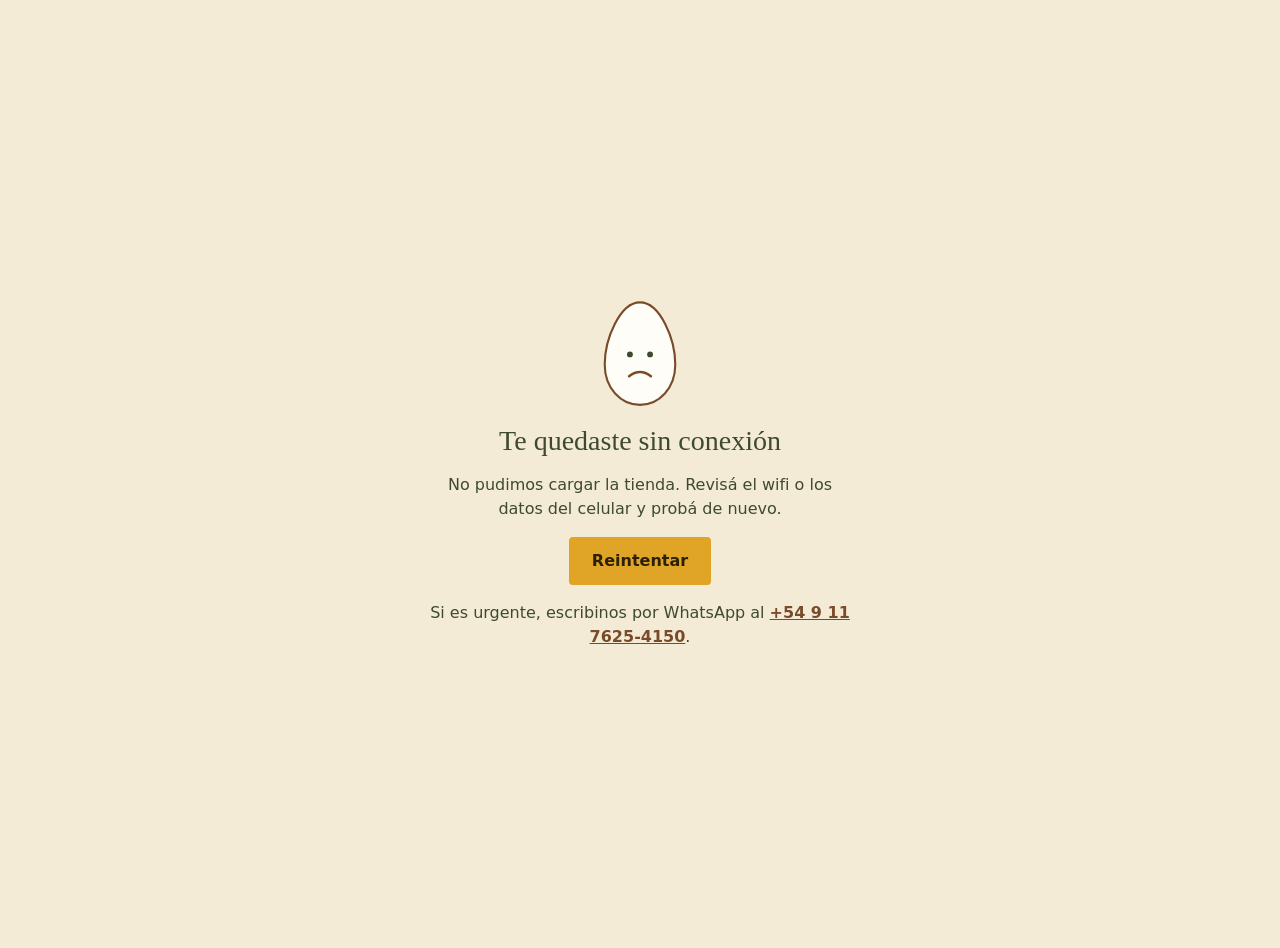
<file: offline.html>
<!doctype html>
<html lang="es-AR">
  <head>
    <meta charset="utf-8" />
    <meta name="viewport" content="width=device-width, initial-scale=1, viewport-fit=cover" />
    <meta name="theme-color" content="#f4ebd6" />
    <meta name="robots" content="noindex" />
    <title>Sin conexión · La Pastoril</title>
    <link rel="icon" type="image/svg+xml" href="favicon.svg" />
    <style>
      body { margin: 0; min-height: 100dvh; display: grid; place-items: center; padding: 1.5rem; background: #f4ebd6; color: #3e4a30; font-family: "Karla", system-ui, sans-serif; line-height: 1.5; text-align: center; }
      main { display: grid; gap: 1rem; justify-items: center; max-width: 420px; }
      svg { width: 84px; height: auto; }
      h1 { margin: 0; font-family: "Arbutus Slab", Georgia, serif; font-size: 1.75rem; font-weight: 400; line-height: 1.15; }
      p { margin: 0; }
      .btn { display: inline-flex; align-items: center; justify-content: center; min-height: 48px; padding: .7rem 1.4rem; border: 0; border-radius: 4px; background: #e0a526; color: #2b2000; font: inherit; font-weight: 700; text-decoration: none; cursor: pointer; }
      .link { color: #7a4b2a; font-weight: 700; }
    </style>
  </head>
  <body>
    <main>
      <svg viewBox="0 0 100 130" aria-hidden="true"><path d="M50 4C26 4 8 48 8 78c0 28 19 48 42 48s42-20 42-48C92 48 74 4 50 4Z" fill="#fffdf7" stroke="#7a4b2a" stroke-width="2.5" /><path d="M37 92q13-10 26 0" fill="none" stroke="#7a4b2a" stroke-width="3" stroke-linecap="round" /><circle cx="38" cy="66" r="3.5" fill="#3e4a30" /><circle cx="62" cy="66" r="3.5" fill="#3e4a30" /></svg>
      <h1>Te quedaste sin conexión</h1>
      <p>No pudimos cargar la tienda. Revisá el wifi o los datos del celular y probá de nuevo.</p>
      <button class="btn" type="button" id="retry">Reintentar</button>
      <p>Si es urgente, escribinos por WhatsApp al <a class="link" href="https://wa.me/5491176254150">+54 9 11 7625-4150</a>.</p>
    </main>
    <script>
      document.getElementById('retry').addEventListener('click', function () { location.reload(); });
    </script>
  </body>
</html>
</file>
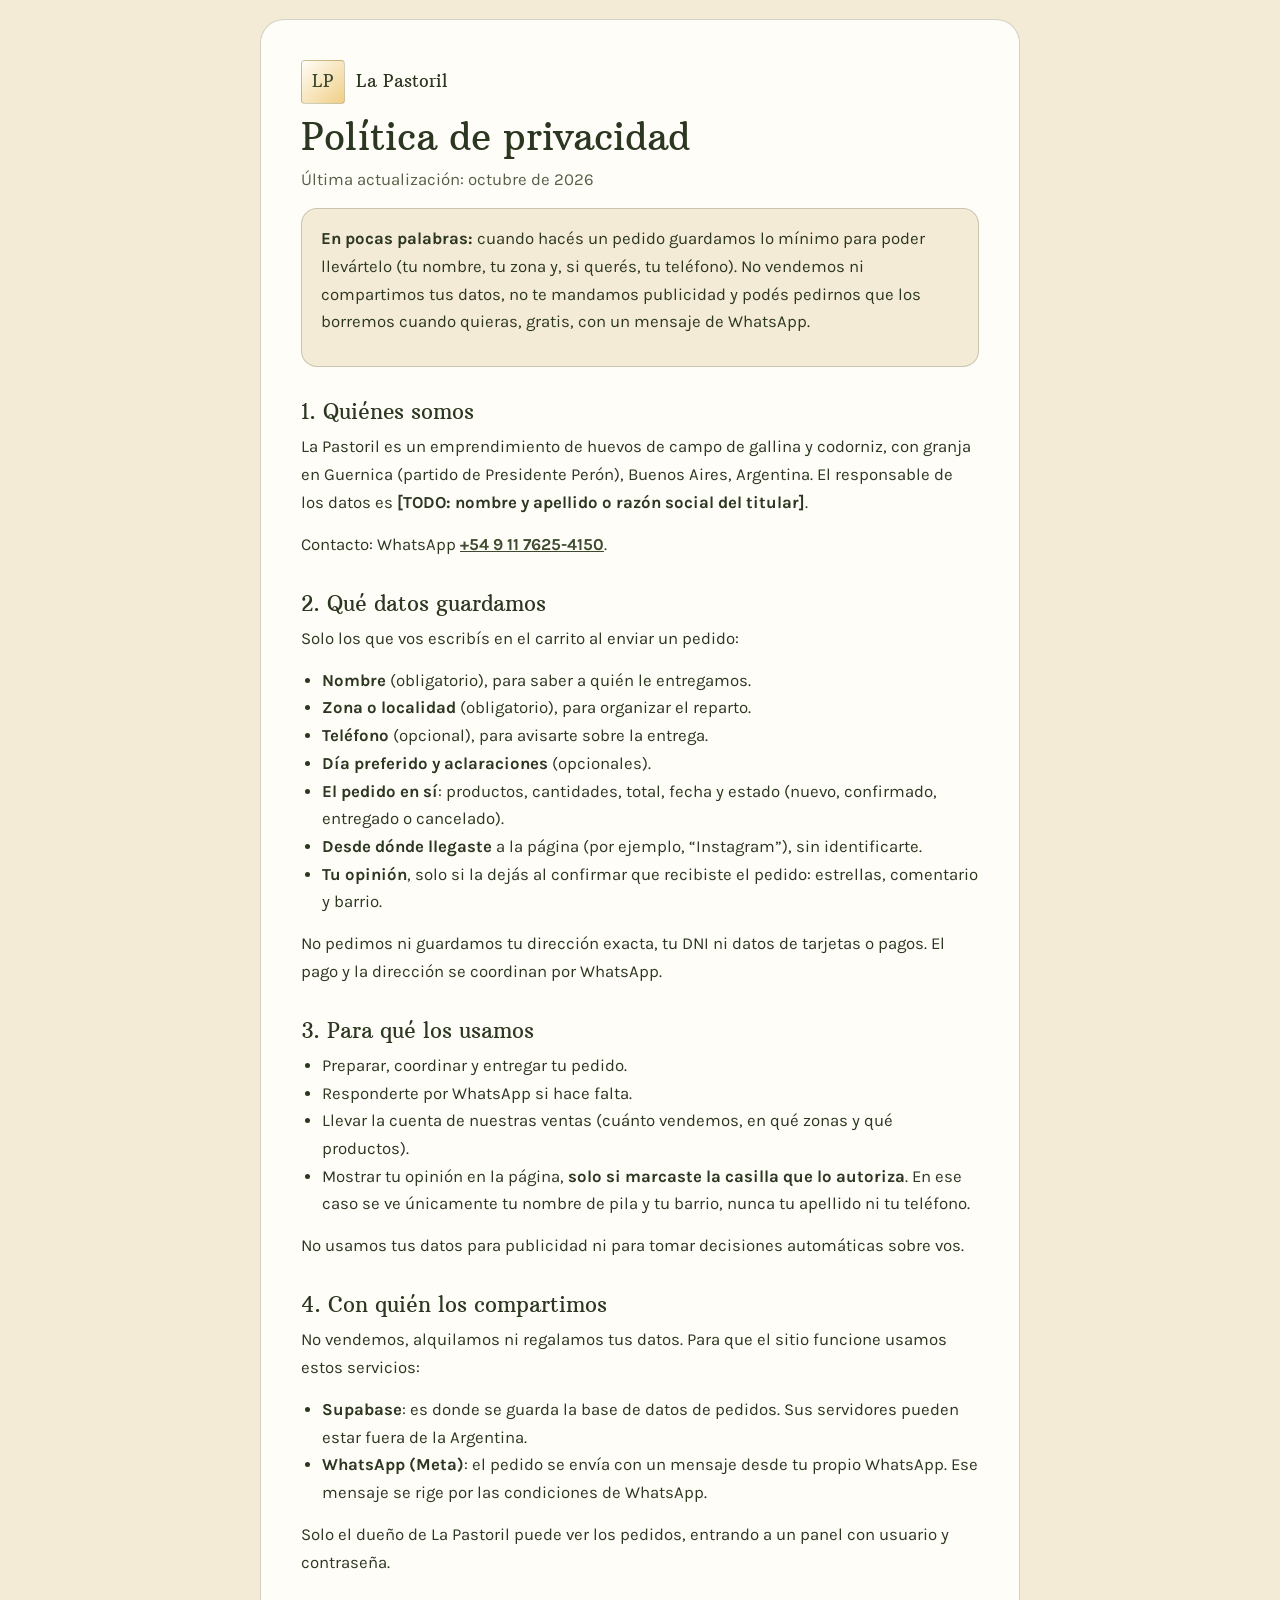
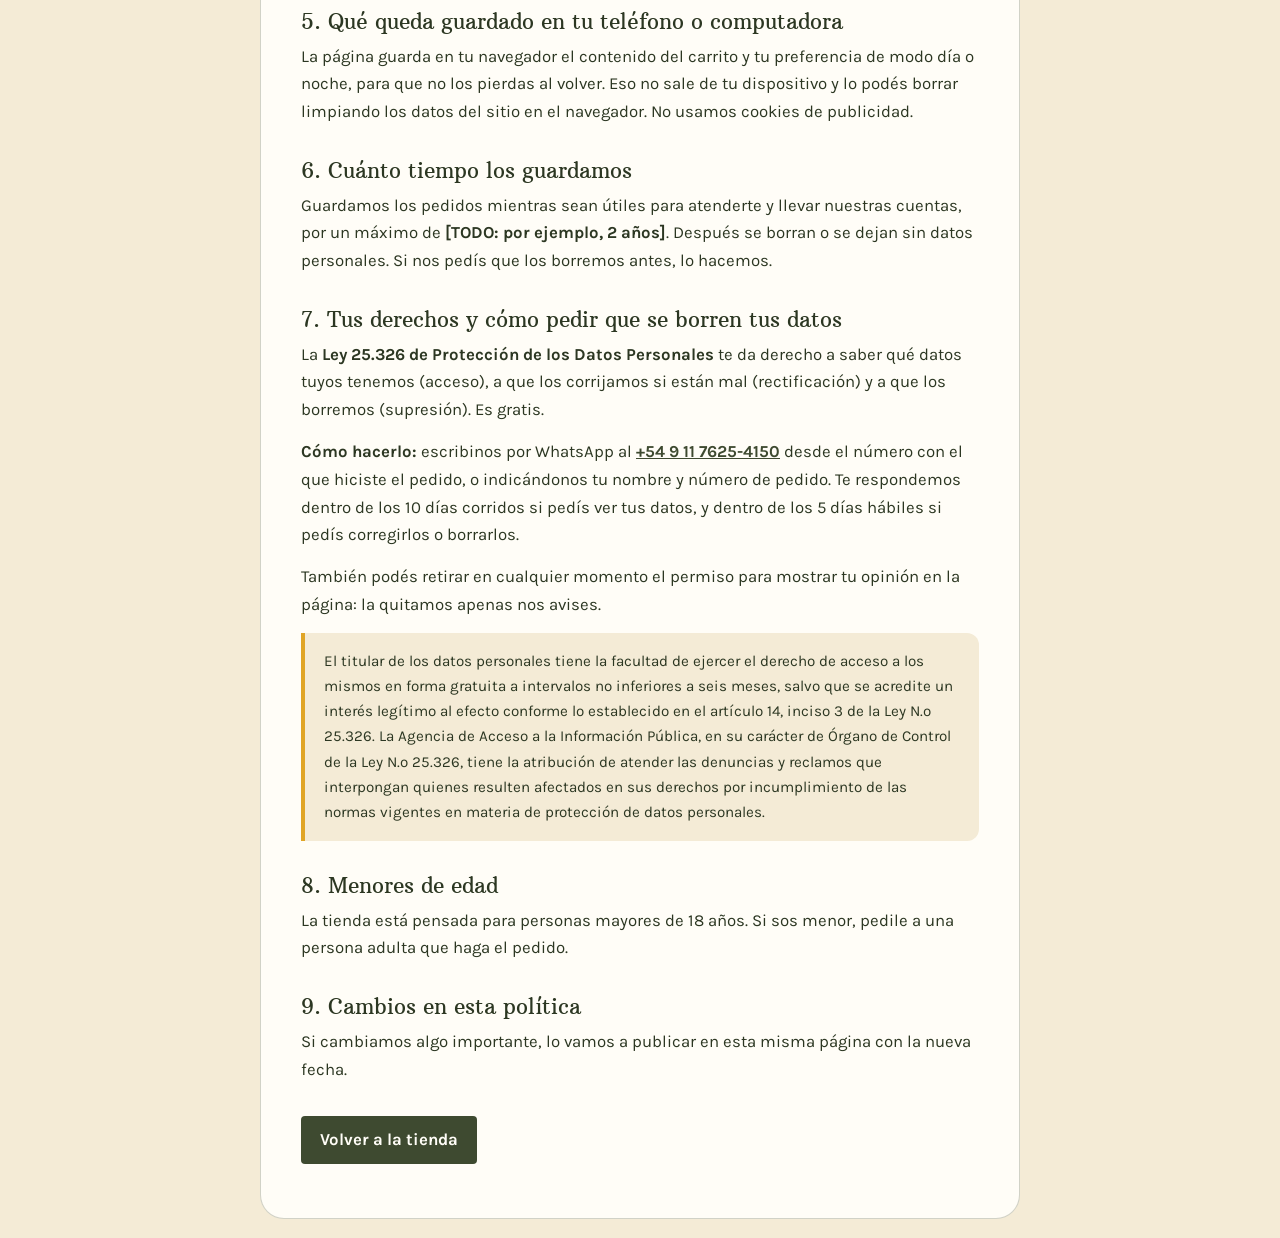
<file: privacidad.html>
<!doctype html>
<html lang="es-AR">
  <head>
    <meta charset="utf-8" />
    <meta name="viewport" content="width=device-width, initial-scale=1, viewport-fit=cover" />
    <meta name="theme-color" content="#f4ebd6" />
    <meta name="description" content="Qué datos guarda La Pastoril cuando hacés un pedido, para qué los usa y cómo pedir que se borren." />
    <title>Política de privacidad · La Pastoril</title>
    <link rel="icon" type="image/svg+xml" href="favicon.svg" />
    <link rel="preload" href="fuentes/karla-variable.woff2" as="font" type="font/woff2" crossorigin />
    <style>
      @font-face { font-family: "Karla"; src: url("fuentes/karla-variable.woff2") format("woff2"); font-weight: 400 700; font-display: swap; }
      @font-face { font-family: "Arbutus Slab"; src: url("fuentes/arbutus-slab-400.woff2") format("woff2"); font-weight: 400; font-display: swap; }
      :root { --bg: #f4ebd6; --paper: #fffdf7; --ink: #2c3722; --muted: #566049; --olive-dark: #3e4a30; --gold: #e0a526; --border: rgba(62, 74, 48, 0.24); }
      * { box-sizing: border-box; }
      body { margin: 0; padding: 1.2rem; font-family: "Karla", system-ui, sans-serif; font-size: 1.05rem; line-height: 1.65; color: var(--ink); background: var(--bg); }
      main { width: min(760px, 100%); margin: 0 auto; padding: clamp(1.2rem, 4vw, 2.5rem); border-radius: 24px; background: var(--paper); border: 1px solid var(--border); }
      h1, h2 { font-family: "Arbutus Slab", Georgia, serif; font-weight: 400; line-height: 1.25; }
      h1 { font-size: clamp(1.7rem, 5vw, 2.3rem); margin: 0.6rem 0 0.4rem; }
      h2 { font-size: 1.3rem; margin: 2rem 0 0.5rem; }
      p, ul { margin: 0 0 0.9rem; }
      ul { padding-left: 1.3rem; }
      a { color: var(--olive-dark); font-weight: 700; }
      .muted { color: var(--muted); }
      .brand { display: inline-flex; align-items: center; gap: 0.7rem; font-family: "Arbutus Slab", Georgia, serif; text-decoration: none; color: var(--ink); font-weight: 400; }
      .brand-mark { display: grid; place-items: center; width: 44px; height: 44px; border: 1.5px solid var(--border); border-radius: 4px; background: linear-gradient(135deg, #fffdf7, #f0cf86); color: #3e4a30; }
      .summary { padding: 1rem 1.2rem; border-radius: 16px; background: var(--bg); border: 1px solid var(--border); }
      .legal { font-size: 0.95rem; padding: 1rem 1.2rem; border-left: 4px solid var(--gold); background: var(--bg); border-radius: 0 12px 12px 0; }
      .btn { display: inline-flex; align-items: center; min-height: 48px; padding: 0.6rem 1.2rem; border-radius: 4px; background: var(--olive-dark); color: #fffdf7; text-decoration: none; }
      :focus-visible { outline: 3px solid var(--gold); outline-offset: 2px; }
    </style>
  </head>
  <body>
    <main>
      <a class="brand" href="./"><span class="brand-mark" aria-hidden="true">LP</span> La Pastoril</a>
      <h1>Política de privacidad</h1>
      <p class="muted">Última actualización: octubre de 2026<!-- TODO: actualizar la fecha cuando cambie el texto --></p>

      <div class="summary">
        <p><strong>En pocas palabras:</strong> cuando hacés un pedido guardamos lo mínimo para poder llevártelo (tu nombre, tu zona y, si querés, tu teléfono). No vendemos ni compartimos tus datos, no te mandamos publicidad y podés pedirnos que los borremos cuando quieras, gratis, con un mensaje de WhatsApp.</p>
      </div>

      <h2>1. Quiénes somos</h2>
      <p>La Pastoril es un emprendimiento de huevos de campo de gallina y codorniz, con granja en Guernica (partido de Presidente Perón), Buenos Aires, Argentina. El responsable de los datos es <strong>[TODO: nombre y apellido o razón social del titular]</strong>.<!-- TODO: completar el responsable --></p>
      <p>Contacto: WhatsApp <a href="https://wa.me/5491176254150">+54 9 11 7625-4150</a>.<!-- TODO: agregar un email de contacto si lo hay --></p>

      <h2>2. Qué datos guardamos</h2>
      <p>Solo los que vos escribís en el carrito al enviar un pedido:</p>
      <ul>
        <li><strong>Nombre</strong> (obligatorio), para saber a quién le entregamos.</li>
        <li><strong>Zona o localidad</strong> (obligatorio), para organizar el reparto.</li>
        <li><strong>Teléfono</strong> (opcional), para avisarte sobre la entrega.</li>
        <li><strong>Día preferido y aclaraciones</strong> (opcionales).</li>
        <li><strong>El pedido en sí</strong>: productos, cantidades, total, fecha y estado (nuevo, confirmado, entregado o cancelado).</li>
        <li><strong>Desde dónde llegaste</strong> a la página (por ejemplo, “Instagram”), sin identificarte.</li>
        <li><strong>Tu opinión</strong>, solo si la dejás al confirmar que recibiste el pedido: estrellas, comentario y barrio.</li>
      </ul>
      <p>No pedimos ni guardamos tu dirección exacta, tu DNI ni datos de tarjetas o pagos. El pago y la dirección se coordinan por WhatsApp.</p>

      <h2>3. Para qué los usamos</h2>
      <ul>
        <li>Preparar, coordinar y entregar tu pedido.</li>
        <li>Responderte por WhatsApp si hace falta.</li>
        <li>Llevar la cuenta de nuestras ventas (cuánto vendemos, en qué zonas y qué productos).</li>
        <li>Mostrar tu opinión en la página, <strong>solo si marcaste la casilla que lo autoriza</strong>. En ese caso se ve únicamente tu nombre de pila y tu barrio, nunca tu apellido ni tu teléfono.</li>
      </ul>
      <p>No usamos tus datos para publicidad ni para tomar decisiones automáticas sobre vos.</p>

      <h2>4. Con quién los compartimos</h2>
      <p>No vendemos, alquilamos ni regalamos tus datos. Para que el sitio funcione usamos estos servicios:</p>
      <ul>
        <li><strong>Supabase</strong>: es donde se guarda la base de datos de pedidos. Sus servidores pueden estar fuera de la Argentina. <!-- TODO: indicar la región elegida al crear el proyecto (por ejemplo, São Paulo) --></li>
        <li><strong>WhatsApp (Meta)</strong>: el pedido se envía con un mensaje desde tu propio WhatsApp. Ese mensaje se rige por las condiciones de WhatsApp.</li>
      </ul>
      <p>Solo el dueño de La Pastoril puede ver los pedidos, entrando a un panel con usuario y contraseña.</p>

      <h2>5. Qué queda guardado en tu teléfono o computadora</h2>
      <p>La página guarda en tu navegador el contenido del carrito y tu preferencia de modo día o noche, para que no los pierdas al volver. Eso no sale de tu dispositivo y lo podés borrar limpiando los datos del sitio en el navegador. No usamos cookies de publicidad.</p>

      <h2>6. Cuánto tiempo los guardamos</h2>
      <p>Guardamos los pedidos mientras sean útiles para atenderte y llevar nuestras cuentas, por un máximo de <strong>[TODO: por ejemplo, 2 años]</strong>.<!-- TODO: definir el plazo de conservación --> Después se borran o se dejan sin datos personales. Si nos pedís que los borremos antes, lo hacemos.</p>

      <h2>7. Tus derechos y cómo pedir que se borren tus datos</h2>
      <p>La <strong>Ley 25.326 de Protección de los Datos Personales</strong> te da derecho a saber qué datos tuyos tenemos (acceso), a que los corrijamos si están mal (rectificación) y a que los borremos (supresión). Es gratis.</p>
      <p><strong>Cómo hacerlo:</strong> escribinos por WhatsApp al <a href="https://wa.me/5491176254150?text=Hola%2C%20quiero%20consultar%20o%20borrar%20mis%20datos%20personales.">+54 9 11 7625-4150</a> desde el número con el que hiciste el pedido, o indicándonos tu nombre y número de pedido. Te respondemos dentro de los 10 días corridos si pedís ver tus datos, y dentro de los 5 días hábiles si pedís corregirlos o borrarlos.</p>
      <p>También podés retirar en cualquier momento el permiso para mostrar tu opinión en la página: la quitamos apenas nos avises.</p>
      <p class="legal">El titular de los datos personales tiene la facultad de ejercer el derecho de acceso a los mismos en forma gratuita a intervalos no inferiores a seis meses, salvo que se acredite un interés legítimo al efecto conforme lo establecido en el artículo 14, inciso 3 de la Ley N.º 25.326. La Agencia de Acceso a la Información Pública, en su carácter de Órgano de Control de la Ley N.º 25.326, tiene la atribución de atender las denuncias y reclamos que interpongan quienes resulten afectados en sus derechos por incumplimiento de las normas vigentes en materia de protección de datos personales.</p>

      <h2>8. Menores de edad</h2>
      <p>La tienda está pensada para personas mayores de 18 años. Si sos menor, pedile a una persona adulta que haga el pedido.</p>

      <h2>9. Cambios en esta política</h2>
      <p>Si cambiamos algo importante, lo vamos a publicar en esta misma página con la nueva fecha.</p>

      <p style="margin-top: 2rem;"><a class="btn" href="./">Volver a la tienda</a></p>
    </main>
  </body>
</html>
</file>
